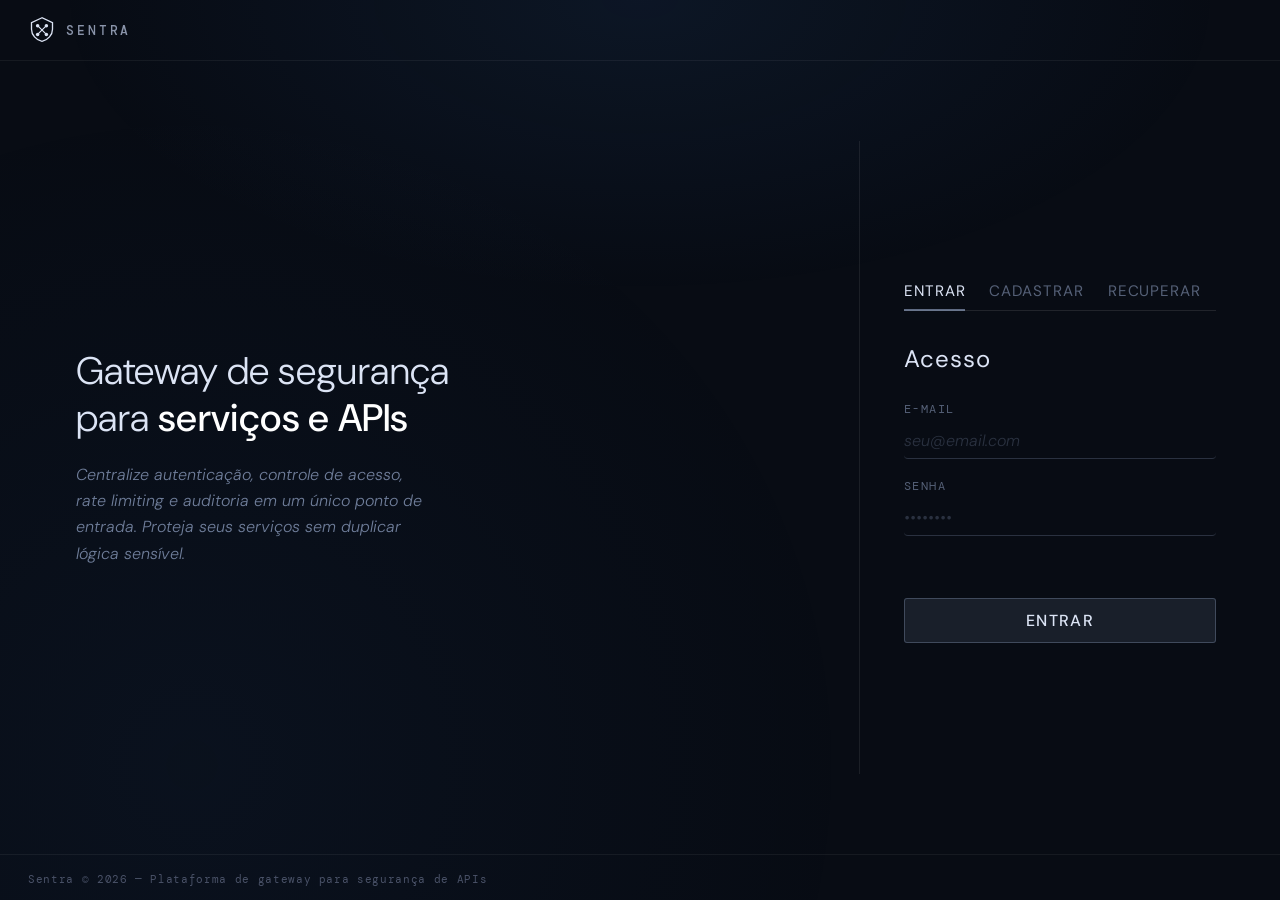
<file: src/admin/interface/web/static/index.html>
<!DOCTYPE html>
<html lang="pt-BR">
<head>
  <meta charset="UTF-8" />
  <meta name="viewport" content="width=device-width, initial-scale=1.0" />
  <title>SENTRA – Gateway de Segurança</title>
  <link rel="stylesheet" href="css/style.css" />
  <link rel="stylesheet" href="css/auth-panel.css" />
</head>
<body>

  <header>
    <svg class="logo-icon" viewBox="0 0 32 32" fill="none" xmlns="http://www.w3.org/2000/svg">
      <path d="M16 2L4 7.5V15c0 6.5 5.1 12.6 12 14 6.9-1.4 12-7.5 12-14V7.5L16 2z"
            fill="none" stroke="#dce4f5" stroke-width="1.5"/>
      <line x1="11" y1="11" x2="21" y2="21" stroke="#dce4f5" stroke-width="1.4" stroke-linecap="round"/>
      <line x1="21" y1="11" x2="11" y2="21" stroke="#dce4f5" stroke-width="1.4" stroke-linecap="round"/>
      <circle cx="11" cy="11" r="2" fill="#dce4f5"/>
      <circle cx="21" cy="11" r="2" fill="#dce4f5"/>
      <circle cx="11" cy="21" r="2" fill="#dce4f5"/>
      <circle cx="21" cy="21" r="2" fill="#dce4f5"/>
    </svg>
    <span class="logo-text">Sentra</span>
  </header>

  <main class="landing">

    <!-- Identidade -->
    <div class="landing-brand">
      <p class="brand-tagline">
        Gateway de segurança<br>para <strong>serviços e APIs</strong>
      </p>
      <p class="brand-desc">
        Centralize autenticação, controle de acesso, rate limiting
        e auditoria em um único ponto de entrada. Proteja seus
        serviços sem duplicar lógica sensível.
      </p>
    </div>

    <div class="landing-divider"></div>

    <!-- Painel de auth -->
    <div class="landing-panel">

      <div class="auth-tabs">
        <button class="auth-tab active" id="tab-login"    onclick="showTab('login')">Entrar</button>
        <button class="auth-tab"        id="tab-register" onclick="showTab('register')">Cadastrar</button>
        <button class="auth-tab"        id="tab-forgot"   onclick="showTab('forgot')">Recuperar</button>
      </div>

      <!-- LOGIN -->
      <div class="auth-panel active" id="panel-login">
        <h2 class="panel-title">Acesso</h2>

        <div class="auth-field">
          <label for="login-email">E-mail</label>
          <input type="email" id="login-email" placeholder="seu@email.com" autocomplete="email" />
        </div>

        <div class="auth-field">
          <label for="login-pass">Senha</label>
          <input type="password" id="login-pass" placeholder="••••••••" autocomplete="current-password" />
        </div>

        <p class="auth-msg" id="login-msg"></p>
        <button class="auth-btn" id="login-btn" onclick="handleLogin()">Entrar</button>
      </div>

      <!-- CADASTRO -->
      <div class="auth-panel" id="panel-register">
        <h2 class="panel-title">Nova conta</h2>

        <div class="auth-field">
          <label for="reg-email">E-mail</label>
          <input type="email" id="reg-email" placeholder="seu@empresa.com" autocomplete="email" />
        </div>

        <div class="auth-field">
          <label for="reg-pass">Senha</label>
          <input type="password" id="reg-pass" placeholder="mínimo 8 caracteres" autocomplete="new-password" />
        </div>

        <div class="auth-field">
          <label for="reg-confirm">Confirmar senha</label>
          <input type="password" id="reg-confirm" placeholder="repita a senha" autocomplete="new-password" />
        </div>

        <p class="field-group-label">Dados do tenant</p>

        <div class="auth-field">
          <label for="reg-company">Nome da empresa</label>
          <input type="text" id="reg-company" placeholder="Empresa XYZ" />
        </div>

        <div class="auth-field">
          <label for="reg-alias">alias <span style="opacity:.5;text-transform:none;letter-spacing:0">(identificador único, sem espaços)</span></label>
          <input type="text" id="reg-alias" placeholder="empresa-xyz" />
        </div>

        <div class="terms-consent" id="register-terms-consent">
          <label class="terms-check-row" for="reg-terms-accepted">
            <input type="checkbox" id="reg-terms-accepted" />
            <span>Eu li e aceito os <button type="button" class="terms-link" id="open-terms-modal">termos de uso</button>.</span>
          </label>
          <p class="terms-consent-note">O aceite é obrigatório para criar uma conta administrativa na plataforma.</p>
        </div>

        <p class="auth-msg" id="reg-msg"></p>
        <button class="auth-btn" id="reg-btn" onclick="handleRegister()" disabled>Criar conta</button>

        <p class="auth-note">
          Cadastro cria uma conta de administrador com tenant próprio.<br>
          Já tem conta? <button onclick="showTab('login')">Entrar</button>
        </p>
      </div>

      <!-- RECUPERAR SENHA -->
      <div class="auth-panel" id="panel-forgot">
        <h2 class="panel-title">Recuperar acesso</h2>

        <!-- Etapa 1: email -->
        <div id="forgot-step1">
          <div class="auth-field">
            <label for="forgot-email">E-mail cadastrado</label>
            <input type="email" id="forgot-email" placeholder="seu@email.com" autocomplete="email" />
          </div>
          <p class="auth-msg" id="forgot-msg"></p>
          <button class="auth-btn" id="forgot-btn" onclick="handleForgot()">Enviar código</button>
        </div>

        <!-- Etapa 2: código + nova senha -->
        <div id="forgot-step2" style="display:none">
          <div class="auth-field">
            <label for="reset-code">Código recebido por e-mail</label>
            <input type="text" id="reset-code" placeholder="000000" autocomplete="one-time-code" />
          </div>
          <div class="auth-field">
            <label for="reset-pass">Nova senha</label>
            <input type="password" id="reset-pass" placeholder="mínimo 8 caracteres" autocomplete="new-password" />
          </div>
          <div class="auth-field">
            <label for="reset-confirm">Confirmar nova senha</label>
            <input type="password" id="reset-confirm" placeholder="repita a senha" autocomplete="new-password" />
          </div>
          <p class="auth-msg" id="reset-msg"></p>
          <button class="auth-btn" id="reset-btn" onclick="handleReset()">Redefinir senha</button>
          <p class="auth-note"><button onclick="showForgotStep(1)">← Reenviar código</button></p>
        </div>
      </div>

    </div>
  </main>

  <footer>
    <span>Sentra &copy; 2026 &mdash; Plataforma de gateway para segurança de APIs</span>
  </footer>

<div class="terms-modal-backdrop" id="terms-modal" aria-hidden="true">
  <div class="terms-modal" role="dialog" aria-modal="true" aria-labelledby="terms-modal-title">
    <div class="terms-modal-header">
      <div>
        <p class="terms-kicker">SENTRA</p>
        <h2 id="terms-modal-title">Termos de uso da plataforma</h2>
      </div>
      <button type="button" class="terms-close" id="close-terms-modal" aria-label="Fechar termos">×</button>
    </div>

    <div class="terms-modal-body">
      <p>
        Estes Termos de Uso ("Termos") regulam o acesso e a utilização da plataforma administrativa SENTRA
        ("Plataforma"), sistema de gateway para configuração, aplicação e observabilidade de políticas de
        segurança em interfaces de programação de aplicações (APIs). A Plataforma é disponibilizada pela
        organização responsável por sua operação ("Operador") a organizações contratantes ("Contratante")
        e seus usuários autorizados ("Usuário"). Ao criar uma conta administrativa ou acessar a Plataforma,
        o Usuário declara ter lido, compreendido e concordado integralmente com estes Termos, bem como
        confirma estar devidamente autorizado a operar a Plataforma em nome da organização ou unidade à
        qual está vinculado.
      </p>

      <h3>1. Definições</h3>
      <p>
        Para os fins destes Termos, aplicam-se as seguintes definições: <strong>"Plataforma"</strong> designa
        o sistema SENTRA, compreendendo o painel administrativo, o gateway de processamento de requisições,
        suas interfaces, APIs internas, mecanismos de auditoria, observabilidade e toda a infraestrutura
        associada. <strong>"Operador"</strong> designa a organização responsável pela disponibilização,
        manutenção e operação técnica da Plataforma, incluindo o superusuário de plataforma e os
        macro-gestores do ambiente multi-tenant. <strong>"Contratante"</strong> designa a pessoa jurídica
        que contratou o acesso à Plataforma e é responsável pelo tenant ou conjunto de tenants a ela
        vinculados. <strong>"Usuário"</strong> designa qualquer pessoa física que acesse a Plataforma
        mediante credenciais válidas, incluindo administradores de tenant, membros com permissões delegadas
        e quaisquer outros operadores autorizados pelo Contratante. <strong>"Tenant"</strong> designa a
        unidade organizacional isolada dentro da Plataforma, associada ao Contratante, dentro da qual são
        configurados domínios, rotas, políticas e usuários subordinados.
      </p>

      <h3>2. Finalidade e escopo da plataforma</h3>
      <p>
        O SENTRA atua como camada intermediária de configuração e enforcement técnico, oferecendo as seguintes
        funcionalidades: cadastro e gerenciamento de tenants e domínios protegidos; definição e aplicação de
        rotas e políticas de segurança; validação configurável de tokens de autenticação; controle de taxa de
        requisições (rate limiting); auditoria estruturada de eventos; e registro de logs operacionais para
        fins de observabilidade e diagnóstico.
      </p>
      <p>
        A Plataforma não substitui, e não deve ser interpretada como substituta de: governança corporativa;
        controles internos de segurança da informação; mecanismos de autenticação e autorização finais dos
        sistemas protegidos; regras de negócio próprias dos backends contratados; nem de qualquer obrigação
        legal, regulatória ou contratual aplicável ao Contratante. A configuração adequada das funcionalidades
        disponíveis é de exclusiva responsabilidade do Contratante e dos Usuários por ele autorizados.
      </p>

      <h3>3. Acesso, contas e credenciais</h3>
      <p>
        O acesso à Plataforma é concedido mediante credenciais individuais e intransferíveis. Cada Usuário
        é responsável pela confidencialidade de suas credenciais e por todas as ações realizadas sob sua
        conta. O Contratante é responsável por criar e gerenciar as contas dos Usuários vinculados ao seu
        tenant; conceder apenas as permissões estritamente necessárias ao exercício das funções de cada
        Usuário; revogar imediatamente o acesso de Usuários que deixem de estar autorizados; e notificar
        o Operador em caso de comprometimento conhecido ou suspeito de credenciais. O compartilhamento de
        credenciais entre Usuários distintos é expressamente vedado e pode ensejar a suspensão imediata
        do acesso.
      </p>

      <h3>4. Extensão dos termos aos usuários dependentes</h3>
      <p>
        Ao criar uma conta administrativa de tenant, o Contratante aceita estes Termos em nome próprio e
        como responsável por todos os Usuários que vier a cadastrar na Plataforma sob o respectivo tenant.
        Os presentes Termos aplicam-se integralmente a administradores de tenant, membros com permissões
        delegadas e quaisquer outros operadores vinculados ao Contratante, independentemente de seu nível
        de acesso.
      </p>
      <p>
        É obrigação expressa do Contratante informar todos os Usuários cadastrados sobre o teor destes
        Termos antes de conceder-lhes acesso à Plataforma; assegurar que tais Usuários compreendam e
        observem as condições aqui estabelecidas; e responder perante o Operador por quaisquer violações
        praticadas por Usuários sob sua responsabilidade, como se fossem violações próprias. O Operador
        não mantém relação contratual direta com os Usuários individuais cadastrados pelo Contratante,
        recaindo sobre este a responsabilidade pela comunicação, treinamento e conformidade interna.
      </p>

      <h3>5. Termos aplicáveis ao operador e ao ambiente multi-tenant</h3>
      <p>
        No contexto da operação multi-tenant da Plataforma, o superusuário e os macro-gestores designados
        pelo Operador possuem acesso privilegiado transversal aos tenants cadastrados, exercido
        exclusivamente para fins de administração técnica, suporte operacional, aplicação de atualizações
        e manutenção da integridade da Plataforma. Os presentes Termos são integralmente aplicáveis ao
        Operador, ao superusuário de plataforma e a todos os macro-gestores, sendo tais condições acordadas
        no momento da contratação da Plataforma e extensíveis a todos os que venham a exercer funções
        operacionais em seu âmbito.
      </p>
      <p>
        O acesso privilegiado do Operador é limitado ao necessário para a prestação dos serviços contratados
        e não autoriza o Operador a acessar, modificar ou exfiltrar dados de negócio dos sistemas protegidos
        pelos tenants; alterar configurações de tenant sem solicitação ou anuência do Contratante; nem
        utilizar informações obtidas em razão do acesso privilegiado para finalidades alheias à operação da
        Plataforma. Toda ação administrativa realizada pelo superusuário e por macro-gestores é registrada
        nos mecanismos de auditoria da Plataforma, garantindo rastreabilidade das operações privilegiadas.
      </p>

      <h3>6. Tokens, sessões e autorização</h3>
      <p>
        A Plataforma oferece mecanismos configuráveis de validação de tokens de autenticação, incluindo
        exigência de token Bearer, validação estrutural de JSON Web Tokens (JWT), pré-validação de claims
        declaradas (emissor, audiência, expiração) e, quando configurado pelo Contratante, validação de
        assinatura criptográfica com material fornecido e de responsabilidade do próprio Contratante.
        O SENTRA não emite, renova, revoga nem gerencia sessões, tokens ou identidades dos sistemas
        protegidos. A autorização fina, o controle de escopos, a revogação de tokens e a gestão de
        identidades permanecem sob exclusiva responsabilidade do backend do Contratante. O Contratante
        é responsável pela guarda e renovação periódica dos segredos utilizados para assinatura e
        validação criptográfica.
      </p>

      <h3>7. Corpo das requisições e conteúdo trafegado</h3>
      <p>
        O gateway do SENTRA encaminha requisições aos serviços configurados pelo Contratante, podendo
        processar metadados técnicos necessários ao roteamento, à aplicação de políticas, à auditoria
        e à observabilidade. O conteúdo material do corpo das requisições pertence ao contexto do
        Contratante e dos sistemas por ele protegidos. O Operador não assume qualquer responsabilidade
        funcional, legal ou regulatória pelo teor, legalidade, finalidade, origem, tratamento,
        armazenamento, consequências ou adequação dos dados enviados no corpo das requisições, sendo
        de exclusiva responsabilidade do Contratante assegurar base legal para o tratamento dos dados;
        conformidade com a legislação aplicável, incluindo a Lei Geral de Proteção de Dados Pessoais
        (LGPD) e demais normas pertinentes; obtenção de consentimentos necessários; políticas adequadas
        de retenção; e tratamento correto e seguro dos dados processados.
      </p>

      <h3>8. Auditoria, logs e dados operacionais</h3>
      <p>
        Eventos de auditoria são mantidos com finalidade de rastreabilidade de decisões de roteamento,
        aplicação de políticas e ações administrativas, estando disponíveis ao Contratante dentro do
        escopo do seu tenant. Logs operacionais possuem finalidade técnica e de diagnóstico, com retenção
        limitada conforme configuração da Plataforma, sendo de acesso restrito ao Operador e destinados
        exclusivamente à manutenção e observabilidade da infraestrutura.
      </p>
      <p>
        Secrets e materiais criptográficos cadastrados para validação de assinatura são armazenados de
        forma criptografada e não são exibidos novamente pela interface após o cadastro. O Contratante
        é responsável por manter cópias seguras de tais materiais fora da Plataforma. O Contratante deve
        evitar cadastrar no corpo de configurações da Plataforma informações pessoais, sensíveis ou
        sigilosas que não sejam estritamente necessárias à operação técnica do gateway.
      </p>

      <h3>9. Uso adequado e condutas vedadas</h3>
      <p>
        É expressamente vedado ao Usuário e ao Contratante: utilizar a Plataforma para contornar, burlar
        ou degradar controles de acesso, mecanismos de autenticação ou políticas de segurança de sistemas
        de terceiros ou próprios; configurar rotas ou políticas para destinos que não pertençam ao escopo
        operacional autorizado da organização; operar tenants, domínios ou rotas sem a devida autorização
        do titular dos sistemas protegidos; expor, transmitir ou facilitar o acesso indevido a dados
        confidenciais, pessoais ou sensíveis de terceiros; realizar testes de penetração ou varreduras
        de vulnerabilidade sobre a infraestrutura da Plataforma sem autorização prévia e expressa do
        Operador; compartilhar ou ceder credenciais de acesso a terceiros não autorizados; e utilizar a
        Plataforma de forma a sobrecarregar deliberadamente a infraestrutura ou prejudicar a
        disponibilidade do serviço para outros Contratantes.
      </p>
      <p>
        A violação de qualquer das condutas vedadas pode ensejar, a critério do Operador, suspensão
        imediata do acesso, encerramento do contrato e comunicação às autoridades competentes quando a
        conduta constituir ilícito civil ou penal.
      </p>

      <h3>10. Limitações de responsabilidade</h3>
      <p>
        A Plataforma é disponibilizada para reduzir a superfície de ataque, centralizar controles
        transversais de segurança e facilitar a observabilidade técnica. O Operador não garante segurança
        absoluta nem a ausência de vulnerabilidades, falhas ou indisponibilidades. A segurança efetiva
        dos ambientes protegidos pelo SENTRA depende da configuração correta das políticas pelo
        Contratante, da proteção adequada dos backends, do uso responsável de secrets e da manutenção
        dos controles de segurança próprios do Contratante.
      </p>
      <p>
        O Operador não se responsabiliza por danos diretos, indiretos, incidentais ou consequenciais
        decorrentes de configurações inadequadas realizadas pelo Contratante ou por Usuários; falhas ou
        vulnerabilidades nos sistemas protegidos pelo gateway; uso indevido da Plataforma em
        desconformidade com estes Termos; eventos de força maior ou falhas de infraestrutura de
        terceiros; nem por quaisquer consequências decorrentes do conteúdo trafegado nas requisições
        processadas pelo Gateway.
      </p>

      <h3>11. Alterações aos termos</h3>
      <p>
        O Operador reserva-se o direito de modificar estes Termos a qualquer tempo, mediante notificação
        aos Contratantes com antecedência mínima razoável. A continuidade de uso da Plataforma após a
        entrada em vigor das alterações constitui aceitação dos novos Termos. É responsabilidade do
        Contratante manter seus dados de contato atualizados na Plataforma e comunicar as alterações
        aos Usuários vinculados ao seu tenant.
      </p>

      <h3>12. Disposições gerais</h3>
      <p>
        Estes Termos constituem o acordo integral entre as partes no que se refere ao uso administrativo
        da Plataforma e prevalecem sobre quaisquer entendimentos anteriores relacionados ao mesmo objeto,
        sem prejuízo das disposições do instrumento contratual específico firmado entre o Operador e o
        Contratante. A eventual invalidade de qualquer disposição não afetará a validade das demais. A
        tolerância do Operador em relação a qualquer descumprimento não constituirá renúncia ao direito
        de exigir o cumprimento integral destes Termos em momento posterior. Estes Termos são regidos
        pelas leis da República Federativa do Brasil, elegendo as partes o foro da comarca de domicílio
        do Operador para a resolução de quaisquer controvérsias, com renúncia expressa a qualquer outro.
      </p>
    </div>

    <div class="terms-modal-footer">
      <button type="button" class="terms-secondary" id="decline-terms-modal">Voltar</button>
      <button type="button" class="terms-primary" id="accept-terms-modal">Li e aceito</button>
    </div>
  </div>
</div>

<script type="module" src="js/pages/landing.js"></script>

</body>
</html>
</file>
<file: src/admin/interface/web/static/css/style.css>
/* ============================================================
   SENTRA — Auth Screens
   Fontes: DM Sans (UI) + DM Mono (labels/code)
   Estética: security tooling — escuro, preciso, sem floreios
   ============================================================ */

@import url('https://fonts.googleapis.com/css2?family=DM+Sans:ital,opsz,wght@0,9..40,300;0,9..40,400;0,9..40,500;1,9..40,300&family=DM+Mono:wght@300;400;500&display=swap');

/* ── Tokens ── */
:root {
  --bg:           #080c14;
  --bg-2:         #0d1220;
  --surface:      #111827;
  --surface-2:    #161f30;
  --border:       rgba(255,255,255,0.06);
  --border-hi:    rgba(255,255,255,0.12);

  --text-primary: #e8ecf4;
  --text-secondary:#8a94aa;
  --text-dim:     #4a5268;

  --accent:       #3b7dd8;
  --accent-glow:  rgba(59,125,216,0.18);
  --accent-hi:    #5b9aef;

  --ok:           #22c55e;
  --err:          #ef4444;
  --ok-dim:       rgba(34,197,94,0.12);
  --err-dim:      rgba(239,68,68,0.12);

  --sans: 'DM Sans', system-ui, sans-serif;
  --mono: 'DM Mono', 'Fira Code', monospace;

  --radius-sm: 4px;
  --radius:    8px;
  --radius-lg: 12px;
}

/* ── Reset ── */
*, *::before, *::after { box-sizing: border-box; margin: 0; padding: 0; }

/* ── Body ── */
body {
  font-family: var(--sans);
  background: var(--bg);
  color: var(--text-primary);
  min-height: 100vh;
  display: flex;
  flex-direction: column;
  overflow-x: hidden;
  overflow-y: auto;
  -webkit-font-smoothing: antialiased;
}

/* Grid de pontos de fundo */
body::before {
  content: '';
  position: fixed;
  inset: 0;
  background-image:
    radial-gradient(ellipse 70% 50% at 50% 0%, rgba(59,125,216,0.09) 0%, transparent 65%),
    radial-gradient(circle at 15% 85%, rgba(59,125,216,0.05) 0%, transparent 50%);
  pointer-events: none;
  z-index: 0;
}

/* ── Header ── */
header {
  position: relative;
  z-index: 10;
  display: flex;
  align-items: center;
  gap: 10px;
  padding: 16px 28px;
  border-bottom: 1px solid var(--border);
}

.logo-icon { width: 28px; height: 28px; }

.logo-text {
  font-family: var(--mono);
  font-weight: 500;
  font-size: 0.82rem;
  letter-spacing: 0.22em;
  color: var(--text-secondary);
  text-transform: uppercase;
}

/* ── Main ── */
main {
  position: relative;
  z-index: 10;
  flex: 1;
  display: flex;
  align-items: center;
  justify-content: center;
  padding: 40px 20px;
}

/* ── Landing ── */
.landing {
  display: flex;
  flex: 1;
  align-items: stretch;
  position: relative;
  z-index: 10;
  min-height: 0;
}

.landing-brand {
  flex: 1;
  display: flex;
  flex-direction: column;
  justify-content: center;
  padding: 60px 64px;
  gap: 24px;
}

.brand-tagline {
  font-size: 2.2rem;
  font-weight: 300;
  color: var(--text-primary);
  line-height: 1.25;
  letter-spacing: -0.01em;
  max-width: 400px;
}

.brand-tagline strong {
  font-weight: 500;
  color: #fff;
}

.brand-desc {
  font-size: 0.9rem;
  color: var(--text-secondary);
  line-height: 1.7;
  max-width: 340px;
  font-weight: 300;
}

.brand-pills {
  display: flex;
  flex-wrap: wrap;
  gap: 6px;
  margin-top: 4px;
}

.pill {
  font-family: var(--mono);
  font-size: 0.68rem;
  letter-spacing: 0.1em;
  text-transform: uppercase;
  color: var(--text-dim);
  border: 1px solid var(--border-hi);
  border-radius: 2px;
  padding: 3px 10px;
  background: var(--surface);
}

.landing-divider {
  width: 1px;
  background: var(--border);
  align-self: stretch;
  margin: 48px 0;
}

.landing-panel {
  width: 400px;
  flex-shrink: 0;
  display: flex;
  flex-direction: column;
  justify-content: center;
  padding: 52px 48px;
  overflow-y: auto;
}

/* ── Auth tabs ── */
.auth-tabs {
  display: flex;
  gap: 0;
  margin-bottom: 36px;
  border-bottom: 1px solid var(--border);
}

.auth-tab {
  font-family: var(--mono);
  font-size: 0.72rem;
  letter-spacing: 0.1em;
  text-transform: uppercase;
  color: var(--text-dim);
  background: none;
  border: none;
  padding: 8px 0;
  margin-right: 24px;
  cursor: pointer;
  border-bottom: 1px solid transparent;
  margin-bottom: -1px;
  transition: color 0.2s, border-color 0.2s;
}

.auth-tab.active {
  color: var(--accent-hi);
  border-bottom-color: var(--accent);
}

.auth-tab:hover:not(.active) { color: var(--text-secondary); }

/* ── Auth panels ── */
.auth-panel { display: none; }
.auth-panel.active {
  display: block;
  animation: panelIn 0.28s ease both;
}

@keyframes panelIn {
  from { opacity: 0; transform: translateY(6px); }
  to   { opacity: 1; transform: translateY(0); }
}

.panel-title {
  font-size: 1.3rem;
  font-weight: 400;
  color: var(--text-primary);
  letter-spacing: -0.01em;
  margin-bottom: 28px;
}

/* ── Form fields ── */
.auth-field { margin-bottom: 20px; }

.auth-field label {
  display: block;
  font-family: var(--mono);
  font-size: 0.65rem;
  letter-spacing: 0.14em;
  text-transform: uppercase;
  color: var(--text-dim);
  margin-bottom: 8px;
}

.auth-field input {
  width: 100%;
  background: var(--surface);
  border: 1px solid var(--border-hi);
  border-radius: var(--radius-sm);
  padding: 9px 12px;
  font-family: var(--sans);
  font-size: 0.9rem;
  font-weight: 400;
  color: var(--text-primary);
  outline: none;
  transition: border-color 0.18s, background 0.18s;
}

.auth-field input::placeholder {
  color: var(--text-dim);
  font-weight: 300;
}

.auth-field input:focus {
  border-color: var(--accent);
  background: var(--surface-2);
}

.field-group-label {
  font-family: var(--mono);
  font-size: 0.62rem;
  letter-spacing: 0.14em;
  text-transform: uppercase;
  color: var(--text-dim);
  margin: 22px 0 14px;
  padding-bottom: 8px;
  border-bottom: 1px solid var(--border);
}

/* ── Botão ── */
.auth-btn {
  display: block;
  width: 100%;
  margin-top: 24px;
  padding: 10px 20px;
  background: var(--accent);
  color: #fff;
  border: none;
  border-radius: var(--radius-sm);
  font-family: var(--mono);
  font-size: 0.72rem;
  font-weight: 500;
  letter-spacing: 0.1em;
  text-transform: uppercase;
  cursor: pointer;
  transition: background 0.18s, opacity 0.18s;
  text-align: center;
}

.auth-btn:hover { background: var(--accent-hi); }
.auth-btn:disabled { opacity: 0.38; cursor: not-allowed; }

/* ── Mensagens ── */
.auth-msg {
  font-family: var(--mono);
  font-size: 0.75rem;
  text-align: center;
  margin-top: 14px;
  min-height: 18px;
  color: transparent;
  transition: color 0.2s;
  letter-spacing: 0.02em;
}
.auth-msg.error   { color: var(--err); }
.auth-msg.success { color: var(--ok); }

.auth-note {
  font-size: 0.78rem;
  color: var(--text-dim);
  text-align: center;
  margin-top: 16px;
  line-height: 1.5;
  font-weight: 300;
}

.auth-note button {
  background: none;
  border: none;
  color: var(--accent-hi);
  font-family: inherit;
  font-size: inherit;
  cursor: pointer;
  padding: 0;
  transition: color 0.2s;
}

.auth-note button:hover { color: #fff; }

/* ── Footer ── */
footer {
  position: relative;
  z-index: 10;
  padding: 12px 28px;
  border-top: 1px solid var(--border);
}

footer span {
  font-family: var(--mono);
  font-size: 0.68rem;
  color: var(--text-dim);
  letter-spacing: 0.06em;
}

/* ── Responsivo ── */
@media (max-width: 720px) {
  .landing { flex-direction: column; }
  .landing-brand { padding: 36px 28px 20px; }
  .brand-tagline { font-size: 1.7rem; }
  .landing-divider { display: none; }
  .landing-panel { width: 100%; padding: 28px 28px 48px; }
}

.brand-image {
  margin-top: 2rem;
  display: flex;
  justify-content: center; /* centraliza horizontalmente */
}

.brand-image img {
  width: 100%;
  max-width: 520px; /* ajuste conforme necessário */
  aspect-ratio: 1 / 1;
  object-fit: cover;
  border-radius: 16px;
  opacity: 0.95;
  filter: drop-shadow(0 12px 40px rgba(0, 0, 0, 0.35));
}
</file>
<file: src/admin/interface/web/static/css/auth-panel.css>
/* Estilos extraídos do index.html — não alterar sem atualizar o HTML */

    /* override do overflow: hidden do style.css para o layout de dois painéis */
    body {
      overflow-x: hidden;
      overflow-y: auto;
    }

    /* ── Landing layout ── */
    .landing {
      display: flex;
      flex: 1;
      align-items: stretch;
      position: relative;
      z-index: 10;
      min-height: 0;
    }

    .landing-brand {
      flex: 1;
      display: flex;
      flex-direction: column;
      justify-content: center;
      padding: 60px 56px;
      gap: 20px;
    }

    .brand-tagline {
      font-size: 2.4rem;
      font-weight: 300;
      color: #dce4f5;
      line-height: 1.22;
      letter-spacing: 0.01em;
      max-width: 420px;
    }

    .brand-tagline strong { font-weight: 500; }

    .brand-desc {
      font-size: 1rem;
      color: rgba(180, 200, 240, 0.6);
      line-height: 1.65;
      max-width: 360px;
      font-style: italic;
    }

    .brand-pills {
      display: flex;
      flex-wrap: wrap;
      gap: 8px;
      margin-top: 8px;
    }

    .pill {
      font-size: 0.78rem;
      letter-spacing: 0.1em;
      text-transform: uppercase;
      color: rgba(180, 200, 240, 0.5);
      border: 1px solid rgba(180, 200, 240, 0.18);
      border-radius: 2px;
      padding: 4px 12px;
    }

    .landing-divider {
      width: 1px;
      background: rgba(255,255,255,0.08);
      align-self: stretch;
      margin: 40px 0;
    }

    .landing-panel {
      width: 400px;
      flex-shrink: 0;
      display: flex;
      flex-direction: column;
      justify-content: center;
      padding: 48px 44px;
      overflow-y: auto;
    }

    /* ── Auth tabs ── */
    .auth-tabs {
      display: flex;
      gap: 0;
      margin-bottom: 32px;
      border-bottom: 1px solid rgba(255,255,255,0.1);
    }

    .auth-tab {
      font-family: var(--sans);
      font-size: 0.95rem;
      letter-spacing: 0.06em;
      color: rgba(180, 200, 240, 0.45);
      background: none;
      border: none;
      padding: 8px 0;
      margin-right: 24px;
      cursor: pointer;
      border-bottom: 2px solid transparent;
      margin-bottom: -1px;
      transition: color 0.2s, border-color 0.2s;
    }

    .auth-tab.active {
      color: #dce4f5;
      border-bottom-color: rgba(180, 200, 240, 0.5);
    }

    .auth-tab:hover:not(.active) { color: rgba(180, 200, 240, 0.7); }

    /* ── Auth panels ── */
    .auth-panel { display: none; }

    .auth-panel.active {
      display: block;
      animation: panelIn 0.3s ease both;
    }

    @keyframes panelIn {
      from { opacity: 0; transform: translateY(8px); }
      to   { opacity: 1; transform: translateY(0); }
    }

    .panel-title {
      font-size: 1.5rem;
      font-weight: 400;
      color: #dce4f5;
      letter-spacing: 0.04em;
      margin-bottom: 28px;
    }

    /* ── Form fields ── */
    .auth-field { margin-bottom: 20px; }

    .auth-field label {
      display: block;
      font-size: 0.72rem;
      letter-spacing: 0.12em;
      text-transform: uppercase;
      color: rgba(180, 200, 240, 0.45);
      margin-bottom: 6px;
    }

    .auth-field input {
      width: 100%;
      background: transparent;
      border: none;
      border-bottom: 1px solid rgba(180, 200, 240, 0.2);
      padding: 7px 0;
      font-family: var(--sans);
      font-size: 1rem;
      color: #dce4f5;
      outline: none;
      transition: border-color 0.2s;
    }

    .auth-field input::placeholder {
      color: rgba(180, 200, 240, 0.2);
      font-style: italic;
    }

    .auth-field input:focus { border-bottom-color: rgba(180, 200, 240, 0.55); }

    .field-group-label {
      font-size: 0.68rem;
      letter-spacing: 0.1em;
      text-transform: uppercase;
      color: var(--text-dim);
      margin: 20px 0 12px;
      padding-bottom: 6px;
      border-bottom: 1px solid var(--border);
    }

    /* ── Botão ── */
    .auth-btn {
      display: block;
      width: 100%;
      margin-top: 24px;
      padding: 11px 20px;
      background: rgba(180, 200, 240, 0.1);
      color: #dce4f5;
      border: 1px solid rgba(180, 200, 240, 0.25);
      border-radius: 3px;
      font-family: var(--sans);
      font-size: 1rem;
      letter-spacing: 0.08em;
      cursor: pointer;
      transition: background 0.2s, border-color 0.2s;
      text-align: center;
    }

    .auth-btn:hover {
      background: rgba(180, 200, 240, 0.18);
      border-color: rgba(180, 200, 240, 0.4);
    }

    .auth-btn:disabled { opacity: 0.4; cursor: not-allowed; }

    /* ── Mensagens ── */
    .auth-msg {
      font-size: 0.83rem;
      font-style: italic;
      text-align: center;
      margin-top: 14px;
      min-height: 18px;
      color: transparent;
      transition: color 0.2s;
    }

    .auth-msg.error   { color: #c87070; }
    .auth-msg.success { color: #6abf8a; }

    .auth-note {
      font-size: 0.82rem;
      font-style: italic;
      color: rgba(180, 200, 240, 0.35);
      text-align: center;
      margin-top: 16px;
      line-height: 1.5;
    }

    .auth-note button {
      background: none;
      border: none;
      color: rgba(180, 200, 240, 0.6);
      font-family: inherit;
      font-size: inherit;
      font-style: inherit;
      cursor: pointer;
      text-decoration: underline;
      text-underline-offset: 3px;
      padding: 0;
      transition: color 0.2s;
    }

    .auth-note button:hover { color: #dce4f5; }

    /* ── Responsivo ── */
    @media (max-width: 720px) {
      .landing { flex-direction: column; }
      .landing-brand { padding: 36px 28px 20px; }
      .brand-tagline { font-size: 1.8rem; }
      .landing-divider { display: none; }
      .landing-panel { width: 100%; padding: 28px 28px 48px; }
    }
  
/* ── Aceite de termos no cadastro ── */
.terms-consent {
  margin: 18px 0 4px;
  padding: 14px 14px 12px;
  border: 1px solid rgba(180, 200, 240, 0.14);
  border-radius: 8px;
  background: rgba(10, 18, 34, 0.32);
}

.terms-check-row {
  display: flex;
  align-items: flex-start;
  gap: 10px;
  font-size: 0.84rem;
  line-height: 1.45;
  color: rgba(220, 228, 245, 0.82);
  cursor: pointer;
  text-transform: none;
  letter-spacing: normal;
  margin: 0;
}

.terms-check-row input {
  width: 15px;
  height: 15px;
  flex: 0 0 auto;
  margin-top: 3px;
  accent-color: #9ab6ff;
}

.terms-link {
  background: none;
  border: none;
  color: #b8c9ff;
  font: inherit;
  padding: 0;
  cursor: pointer;
  text-decoration: underline;
  text-underline-offset: 3px;
}

.terms-link:hover { color: #dce4f5; }

.terms-consent-note {
  margin: 8px 0 0 25px;
  color: rgba(180, 200, 240, 0.36);
  font-size: 0.76rem;
  line-height: 1.4;
}

body.terms-modal-open { overflow: hidden; }

.terms-modal-backdrop {
  position: fixed;
  inset: 0;
  display: none;
  align-items: center;
  justify-content: center;
  padding: 24px;
  background: rgba(0, 0, 0, 0.72);
  backdrop-filter: blur(7px);
  z-index: 1000;
}

.terms-modal-backdrop.active { display: flex; }

.terms-modal {
  width: min(760px, 100%);
  max-height: min(82vh, 780px);
  display: flex;
  flex-direction: column;
  border: 1px solid rgba(180, 200, 240, 0.18);
  border-radius: 14px;
  background:
    linear-gradient(180deg, rgba(16, 27, 48, 0.98), rgba(7, 13, 25, 0.98));
  box-shadow: 0 28px 90px rgba(0, 0, 0, 0.55);
  color: #dce4f5;
  overflow: hidden;
}

.terms-modal-header,
.terms-modal-footer {
  flex: 0 0 auto;
  padding: 20px 24px;
  border-color: rgba(180, 200, 240, 0.12);
}

.terms-modal-header {
  display: flex;
  align-items: flex-start;
  justify-content: space-between;
  gap: 18px;
  border-bottom: 1px solid rgba(180, 200, 240, 0.12);
}

.terms-kicker {
  margin: 0 0 6px;
  color: rgba(180, 200, 240, 0.45);
  font-size: 0.68rem;
  letter-spacing: 0.18em;
  text-transform: uppercase;
}

.terms-modal h2 {
  margin: 0;
  font-size: 1.22rem;
  font-weight: 600;
  letter-spacing: 0.02em;
}

.terms-close {
  width: 32px;
  height: 32px;
  border-radius: 50%;
  border: 1px solid rgba(180, 200, 240, 0.18);
  background: rgba(180, 200, 240, 0.06);
  color: rgba(220, 228, 245, 0.85);
  font-size: 1.35rem;
  line-height: 1;
  cursor: pointer;
}

.terms-close:hover { background: rgba(180, 200, 240, 0.14); }

.terms-modal-body {
  flex: 1 1 auto;
  overflow-y: auto;
  padding: 22px 24px;
  color: rgba(220, 228, 245, 0.78);
  font-size: 0.9rem;
  line-height: 1.65;
}

.terms-modal-body h3 {
  margin: 22px 0 6px;
  color: #dce4f5;
  font-size: 0.92rem;
  letter-spacing: 0.06em;
  text-transform: uppercase;
}

.terms-modal-body h3:first-of-type { margin-top: 10px; }
.terms-modal-body p { margin: 0 0 12px; }

.terms-modal-footer {
  display: flex;
  justify-content: flex-end;
  gap: 12px;
  border-top: 1px solid rgba(180, 200, 240, 0.12);
}

.terms-primary,
.terms-secondary {
  min-width: 120px;
  padding: 10px 16px;
  border-radius: 8px;
  font-family: var(--sans);
  font-size: 0.86rem;
  cursor: pointer;
}

.terms-primary {
  border: 1px solid rgba(154, 182, 255, 0.5);
  background: rgba(154, 182, 255, 0.18);
  color: #edf3ff;
}

.terms-primary:hover { background: rgba(154, 182, 255, 0.26); }

.terms-secondary {
  border: 1px solid rgba(180, 200, 240, 0.16);
  background: rgba(180, 200, 240, 0.05);
  color: rgba(220, 228, 245, 0.72);
}

.terms-secondary:hover { background: rgba(180, 200, 240, 0.12); }

@media (max-width: 720px) {
  .terms-modal-backdrop { padding: 12px; }
  .terms-modal { max-height: 88vh; }
  .terms-modal-header,
  .terms-modal-footer { padding: 16px; }
  .terms-modal-body { padding: 18px 16px; }
  .terms-modal-footer { flex-direction: column-reverse; }
  .terms-primary,
  .terms-secondary { width: 100%; }
}
</file>
